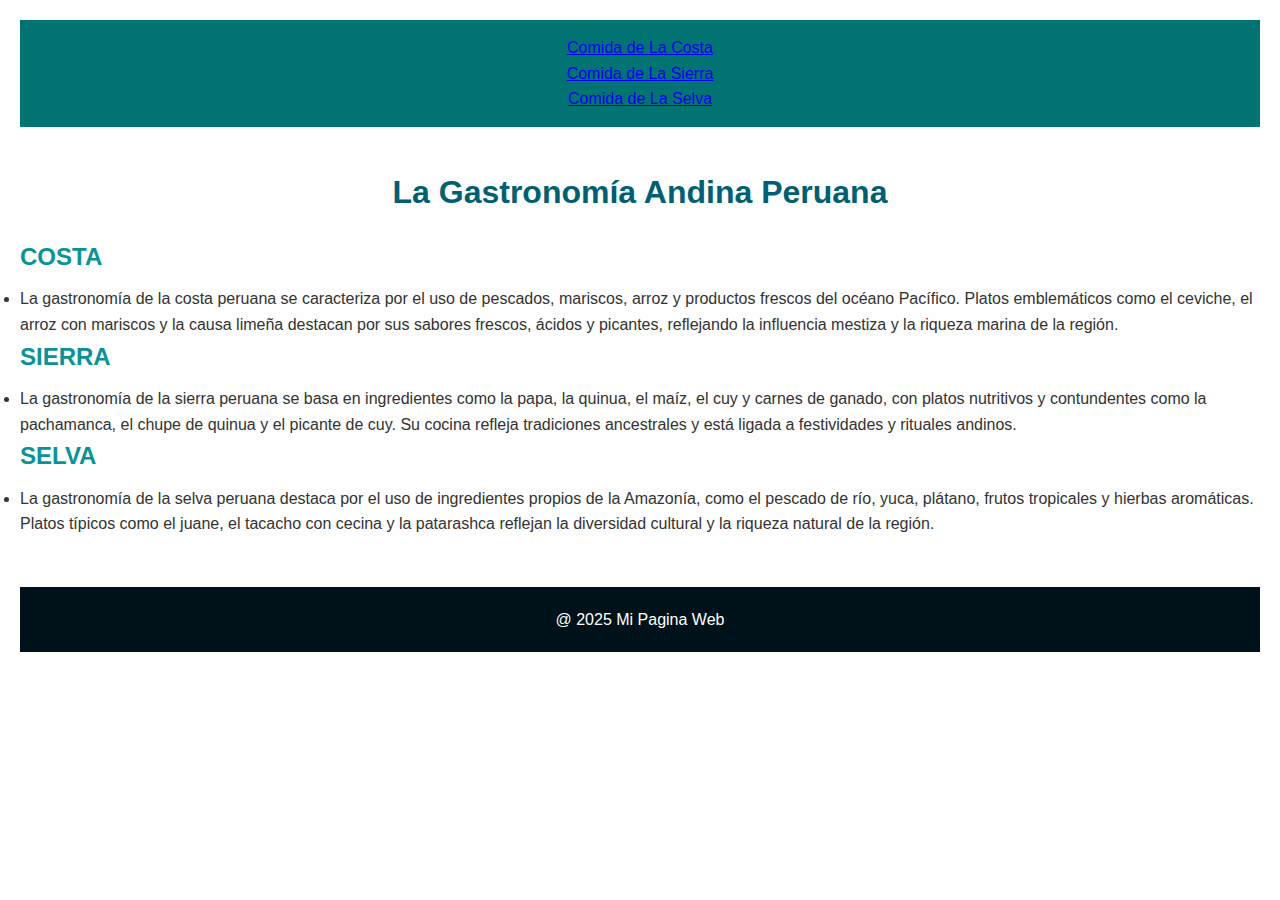
<file: index.html>
<!DOCTYPE html>
<html lang="es">
<head>
    <meta charset="UTF-8">
    <meta name="viewport" content="width=device-width, initial-scale=1.0">
    <title>Document</title>
    <link rel="stylesheet" href="index.css">

</head>
<body>
    
    <header>
<nav>
<ul>
    <li><a href="costa.html">Comida de La Costa</a></li>
    <li><a href="sierra.html">Comida de La Sierra</a></li>
    <li><a href="selva.html">Comida de La Selva</a></li>
</ul>

</nav>
    </header>

    <main>
<h1>La Gastronomía Andina Peruana</h1>
<h2>COSTA</h2>
<ul>
    <li>La gastronomía de la costa peruana se caracteriza por el uso de pescados, mariscos, arroz y productos frescos del océano Pacífico. Platos emblemáticos como el ceviche, el arroz con mariscos y la causa limeña destacan por sus sabores frescos, ácidos y picantes, reflejando la influencia mestiza y la riqueza marina de la región.</li>

</ul>

<h2>SIERRA</h2>
<ul>
    <li>La gastronomía de la sierra peruana se basa en ingredientes como la papa, la quinua, el maíz, el cuy y carnes de ganado, con platos nutritivos y contundentes como la pachamanca, el chupe de quinua y el picante de cuy. Su cocina refleja tradiciones ancestrales y está ligada a festividades y rituales andinos.</li>

</ul>

<h2>SELVA</h2>
<ul>
    <li>La gastronomía de la selva peruana destaca por el uso de ingredientes propios de la Amazonía, como el pescado de río, yuca, plátano, frutos tropicales y hierbas aromáticas. Platos típicos como el juane, el tacacho con cecina y la patarashca reflejan la diversidad cultural y la riqueza natural de la región.</li>

</ul>

    </main>
    <footer>
        <p>@ 2025 Mi Pagina Web</p>
    </footer>
</body>
</html>
</file>
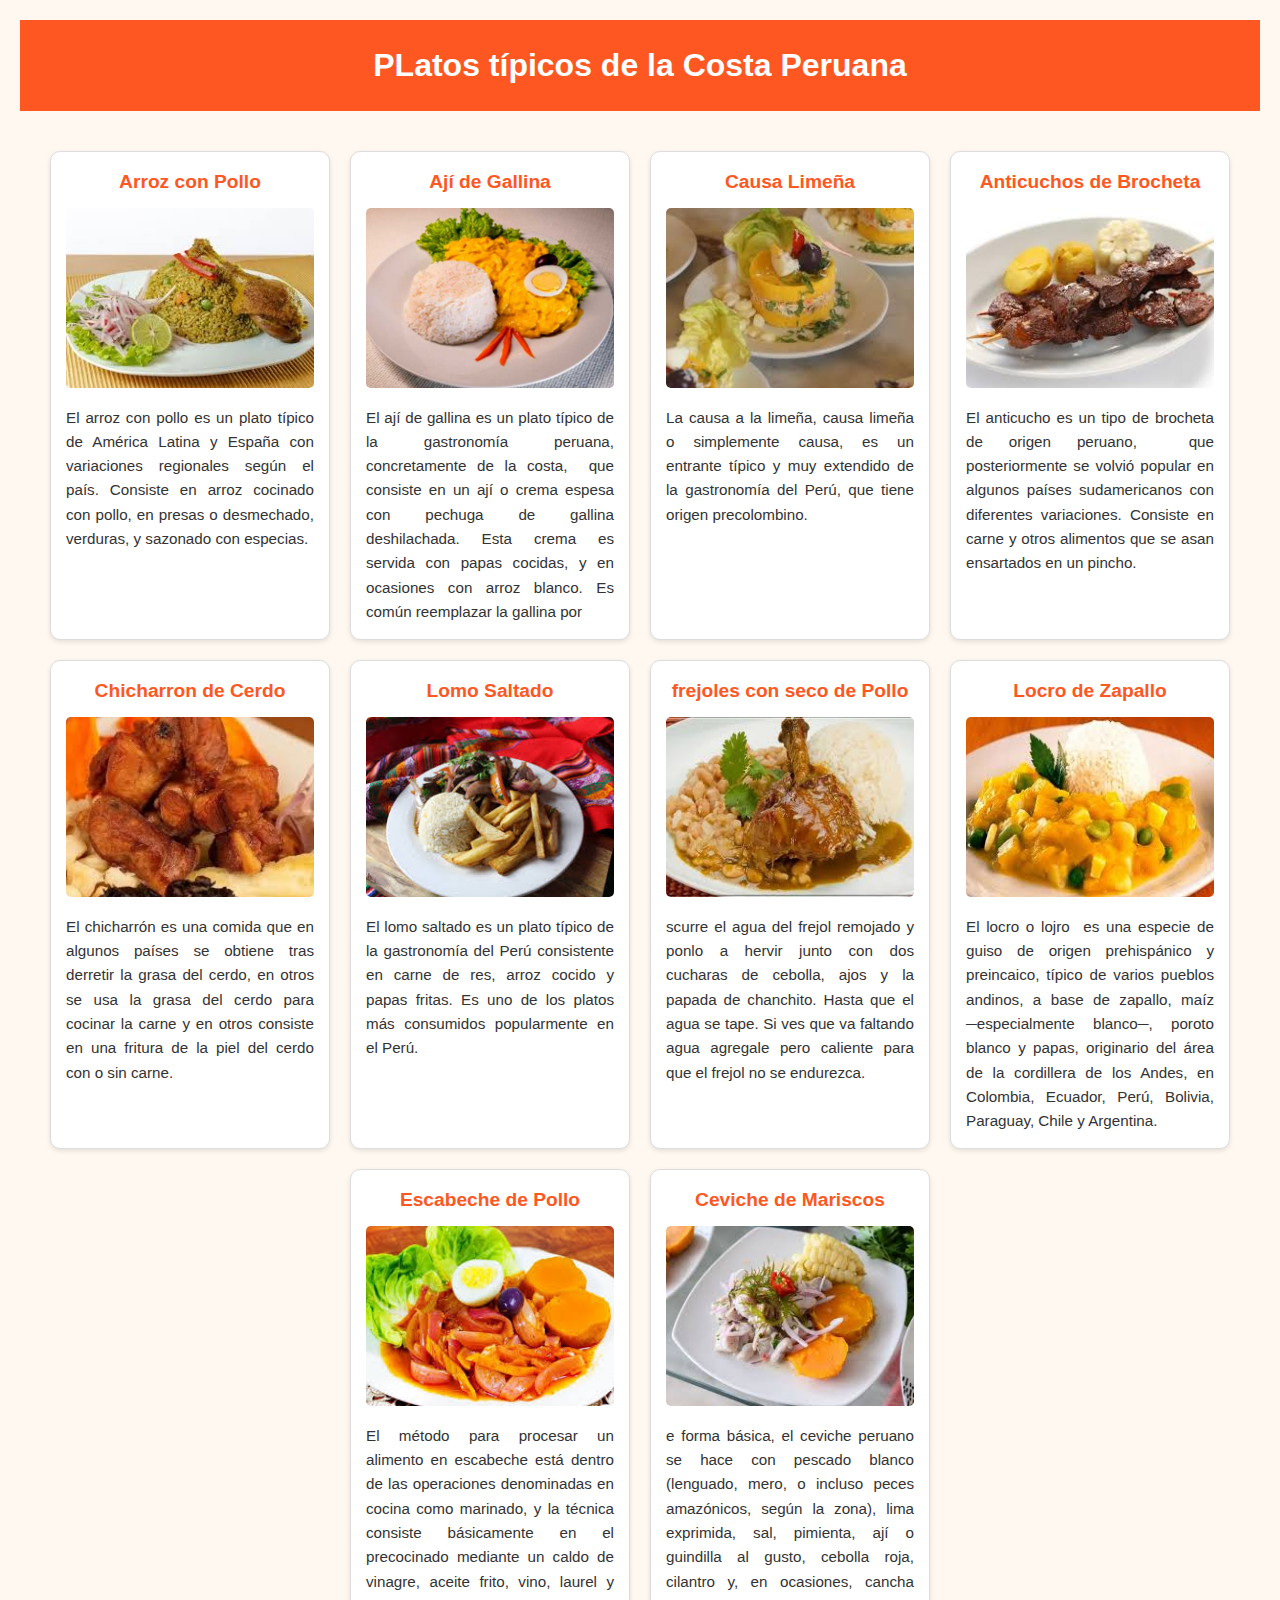
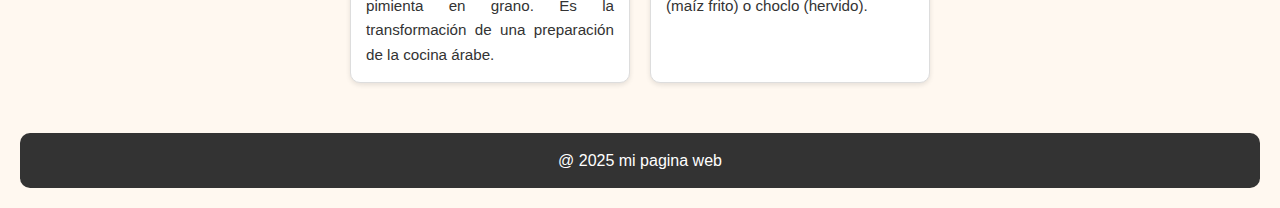
<file: Costa.html>
<!DOCTYPE html>
<html lang="en">
<head>
    <meta charset="UTF-8">
    <meta name="viewport" content="width=device-width, initial-scale=1.0">
    <title>Costa</title>
    <link rel="stylesheet" href="Costa.css">
</head>
<body>

    <header>
        <h1>PLatos típicos de la Costa Peruana</h1>
    </header>

    <div class="padre">
        <div class="hijo">
            <div class="nieto">
                <h2>Arroz con Pollo</h2>
                <img src="imagen/costa/arroz con pollo.jpg" alt="">
                <p>El arroz con pollo es un plato típico de América Latina y España​ con variaciones regionales según el país. Consiste en arroz cocinado con pollo, en presas o desmechado, verduras, y sazonado con especias.</p>

            </div>
            <div class="nieto">
                <h2>Ají de Gallina</h2>
                <img src="imagen/costa/agi de gallina.jpg" alt="">
                <p>El ají de gallina es un plato típico de la gastronomía peruana, concretamente de la costa, ​ que consiste en un ají o crema espesa con pechuga de gallina deshilachada. Esta crema es servida con papas cocidas, y en ocasiones con arroz blanco. Es común reemplazar la gallina por</p>

            </div>

            <div class="nieto">
                <h2>Causa Limeña</h2>
                <img src="imagen/costa/causa.jpg" alt="">
                <p>La causa a la limeña, causa limeña o simplemente causa, es un entrante típico y muy extendido de la gastronomía del Perú, que tiene origen precolombino.​</p>

            </div>
            <div class="nieto">
                <h2>Anticuchos de Brocheta</h2>
                <img src="imagen/costa/anticucho.jpg" alt="">
                <p>El anticucho es un tipo de brocheta de origen peruano, ​ que posteriormente se volvió popular en algunos países sudamericanos con diferentes variaciones. Consiste en carne y otros alimentos que se asan ensartados en un pincho.</p>

            </div>
            <div class="nieto">
                <h2>Chicharron de Cerdo</h2>
                <img src="imagen/costa/chicharon.jpg" alt="">
                <p>El chicharrón es una comida que en algunos países se obtiene tras derretir la grasa del cerdo, en otros se usa la grasa del cerdo para cocinar la carne y en otros consiste en una fritura de la piel del cerdo con o sin carne.</p>

            </div>


            <div class="nieto">
                <h2>Lomo Saltado</h2>
                <img src="imagen/costa/lomo.jpg" alt="">
                <p>El lomo saltado es un plato típico de la gastronomía del Perú consistente en carne de res, arroz cocido y papas fritas. Es uno de los platos más consumidos popularmente en el Perú.​</p>

            </div>

            <div class="nieto">
                <h2>frejoles con seco de Pollo</h2>
                <img src="imagen/costa/frejoles.jpg" alt="">
                <p>scurre el agua del frejol remojado y ponlo a hervir junto con dos cucharas de cebolla, ajos y la papada de chanchito. Hasta que el agua se tape. Si ves que va faltando agua agregale pero caliente para que el frejol no se endurezca.</p>

            </div>

            <div class="nieto">
                <h2>Locro de Zapallo</h2>
                <img src="imagen/costa/locro.jpg" alt="">
                <p>El locro o lojro​ ​ es una especie de guiso de origen prehispánico y preincaico, típico de varios pueblos andinos, a base de zapallo, maíz ─especialmente blanco─, poroto blanco y papas, originario del área de la cordillera de los Andes, en Colombia, Ecuador, Perú, Bolivia, Paraguay, Chile y Argentina.</p>

            </div>

            <div class="nieto">
                <h2>Escabeche de Pollo</h2>
                <img src="imagen/costa/escaveche.jpg" alt="">
                <p>El método para procesar un alimento en escabeche está dentro de las operaciones denominadas en cocina como marinado, y la técnica consiste básicamente en el precocinado mediante un caldo de vinagre, aceite frito, vino, laurel y pimienta en grano. Es la transformación de una preparación de la cocina árabe.</p>

            </div>
            <div class="nieto">
                <h2>Ceviche de Mariscos</h2>
                <img src="imagen/costa/ceviche.jpg" alt="">
                <p>e forma básica, el ceviche peruano se hace con pescado blanco (lenguado, mero, o incluso peces amazónicos, según la zona), lima exprimida, sal, pimienta, ají o guindilla al gusto, cebolla roja, cilantro y, en ocasiones, cancha (maíz frito) o choclo (hervido).</p>

            </div>

        </div>


    </div>
    <footer>
        <p>@ 2025 mi pagina web</p>
    </footer>
    
</body>
</html>
</file>
<file: index.css>
/* Reset */
* {
    margin: 0;
    padding: 0;
    box-sizing: border-box;
}

/* Body */
body {
    font-family: Arial, sans-serif;
    background-color: #fefefe;
    color: #333;
    line-height: 1.6;
    padding: 20px;
}

/* Header y Navegación */
header {
    background-color: #027373;
    padding: 15px 0;
    color: white;
    text-align: center;
}

.nav-list {
    list-style: none;
    display: flex;
    justify-content: center;
    gap: 40px;
}

.nav-list li a {
    color: white;
    text-decoration: none;
    font-weight: bold;
    font-size: 1.1em;
}

.nav-list li a:hover {
    text-decoration: underline;
}

/* Títulos */
h1 {
    text-align: center;
    color: #005f73;
    margin: 40px 0 20px;
}

h2 {
    color: #0a9396;
    margin-bottom: 10px;
}

/* Secciones de regiones */
.region {
    margin-bottom: 40px;
    padding: 20px;
    background-color: #e0fbfc;
    border-radius: 10px;
    box-shadow: 0 0 10px rgba(0,0,0,0.05);
}

.region img {
    width: 100%;
    max-width: 500px;
    height: auto;
    display: block;
    margin: 0 auto 20px;
    border-radius: 8px;
}

/* Footer */
footer {
    text-align: center;
    padding: 20px;
    background-color: #001219;
    color: white;
    margin-top: 50px;
}
</file>
<file: Costa.css>
/* Reset básico */
* {
    margin: 0;
    padding: 0;
    box-sizing: border-box;
}

/* Estilo general del body */
body {
    font-family: Arial, sans-serif;
    background-color: #fff8f0;
    color: #333;
    line-height: 1.6;
    padding: 20px;
}

/* Header */
header {
    background-color: #ff5722;
    color: white;
    padding: 20px 0;
    text-align: center;
    margin-bottom: 30px;
}

header h1 {
    font-size: 2rem;
}

/* Contenedor principal */
.padre {
    max-width: 1200px;
    margin: 0 auto;
    padding: 10px;
}

/* Estilo de las tarjetas de platos */
.hijo {
    display: flex;
    flex-wrap: wrap;
    gap: 20px;
    justify-content: center;
}

.nieto {
    background-color: #fff;
    border: 1px solid #ddd;
    border-radius: 10px;
    width: 280px;
    padding: 15px;
    box-shadow: 0 2px 5px rgba(0, 0, 0, 0.1);
    transition: transform 0.2s ease-in-out;
}

.nieto:hover {
    transform: scale(1.03);
}

/* Título del plato */
.nieto h2 {
    font-size: 1.2rem;
    color: #ff5722;
    margin-bottom: 10px;
    text-align: center;
}

/* Imagen del plato */
.nieto img {
    width: 100%;
    height: 180px;
    object-fit: cover;
    border-radius: 5px;
    margin-bottom: 10px;
}

/* Párrafo del plato */
.nieto p {
    font-size: 0.95rem;
    text-align: justify;
}

/* Footer */
footer {
    text-align: center;
    padding: 15px;
    background-color: #333;
    color: #fff;
    margin-top: 40px;
    border-radius: 10px;
}
</file>
